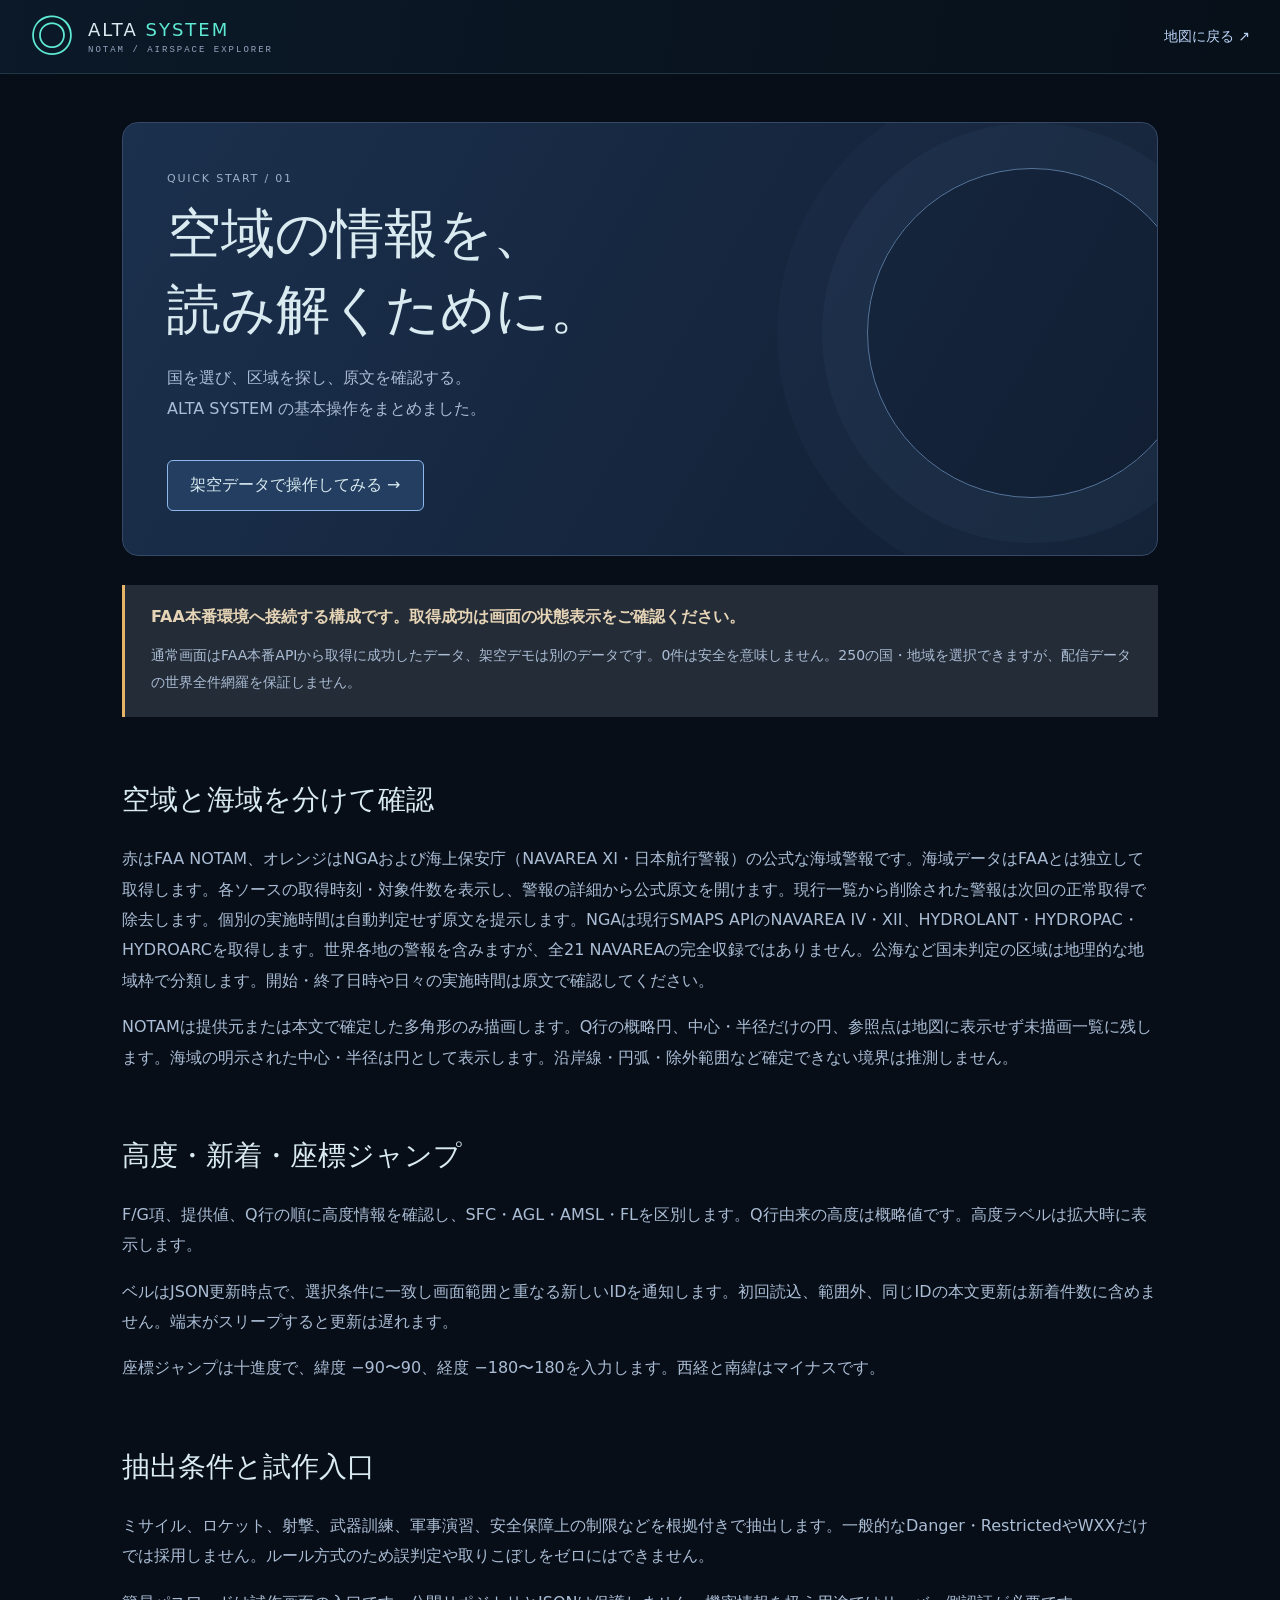
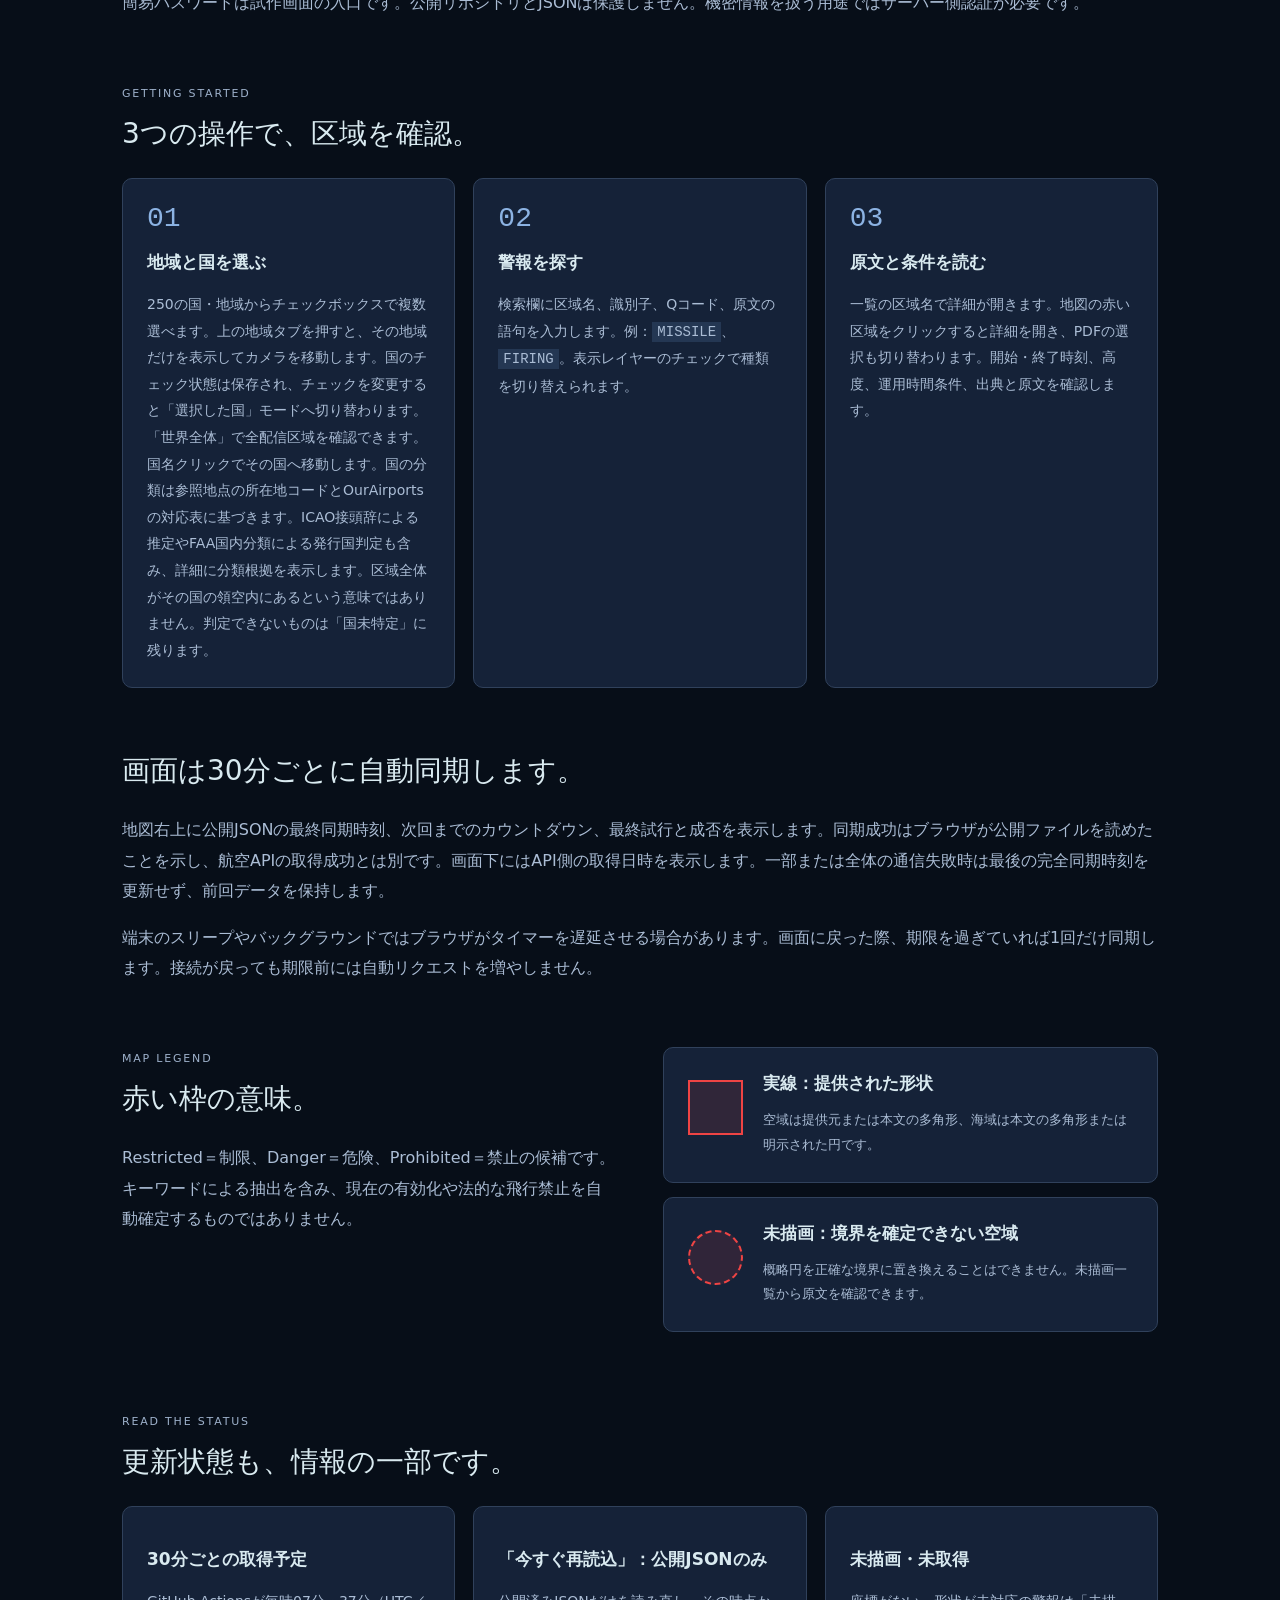
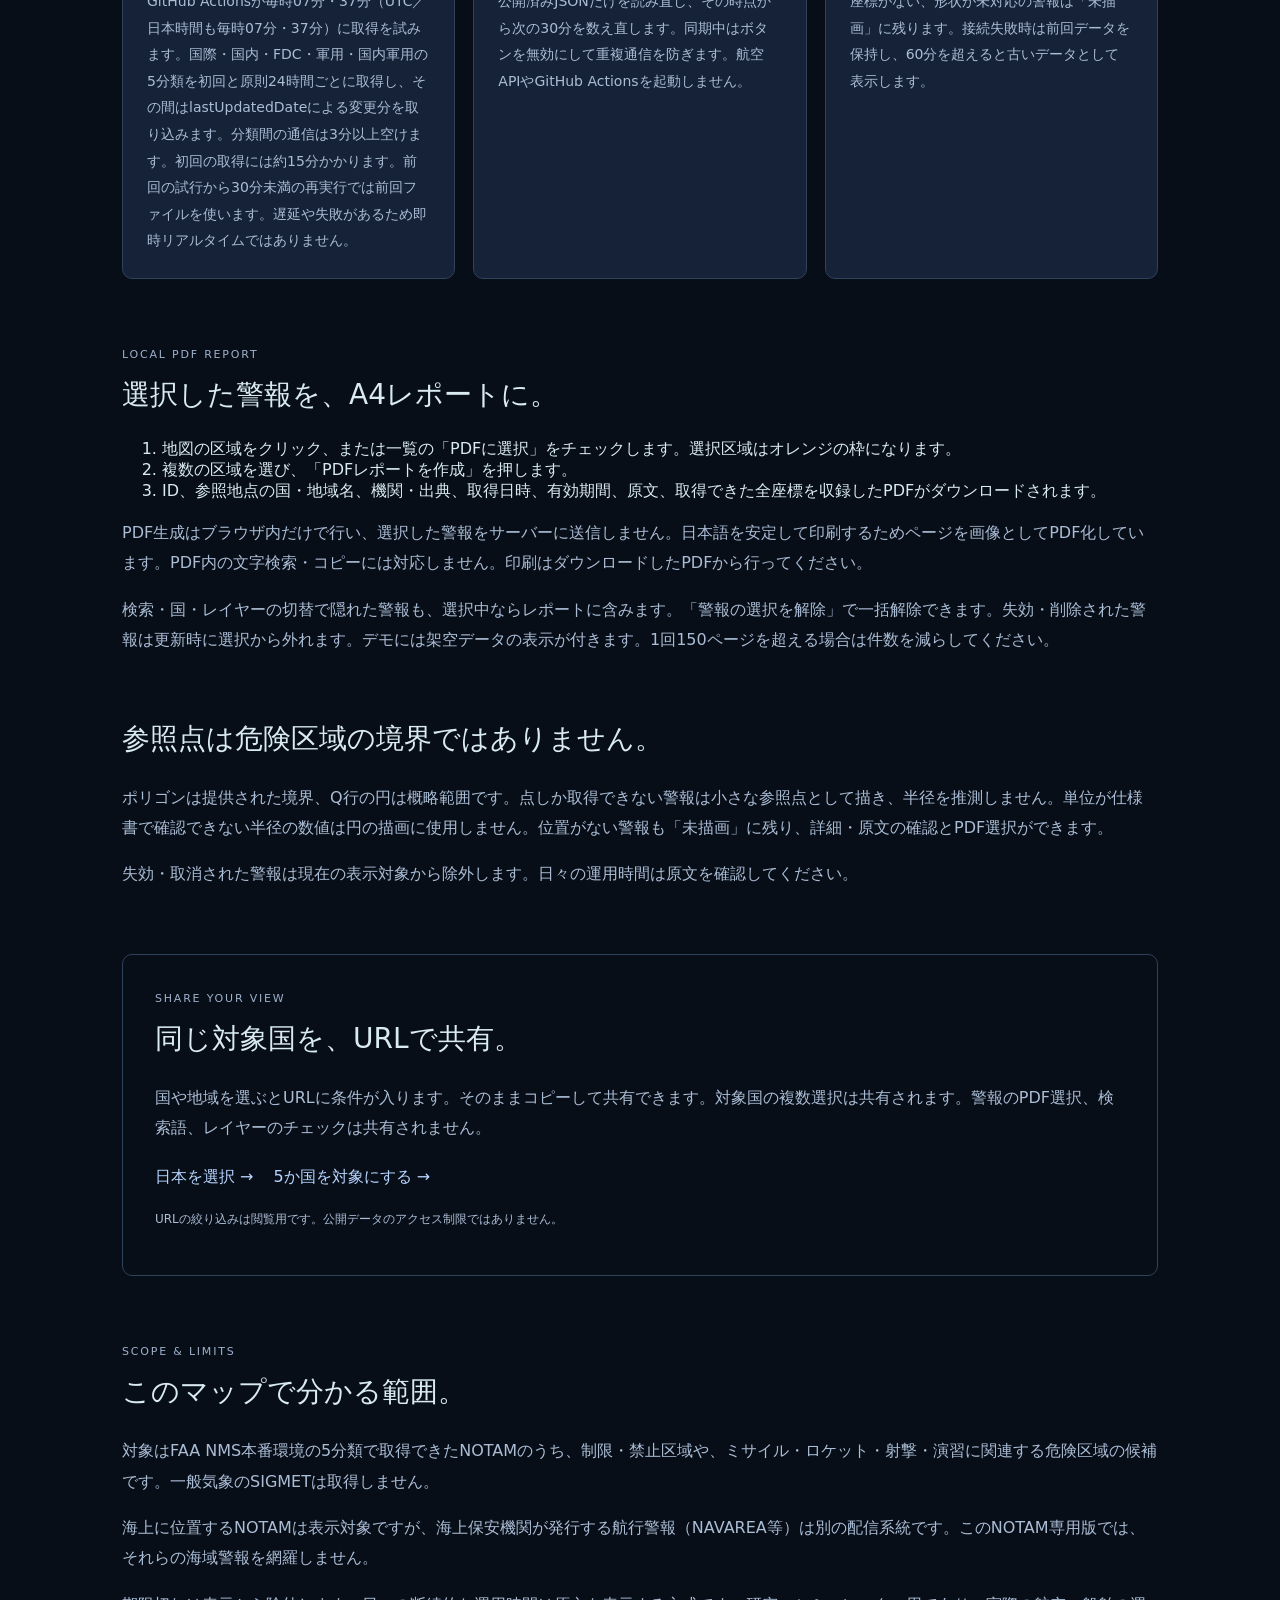
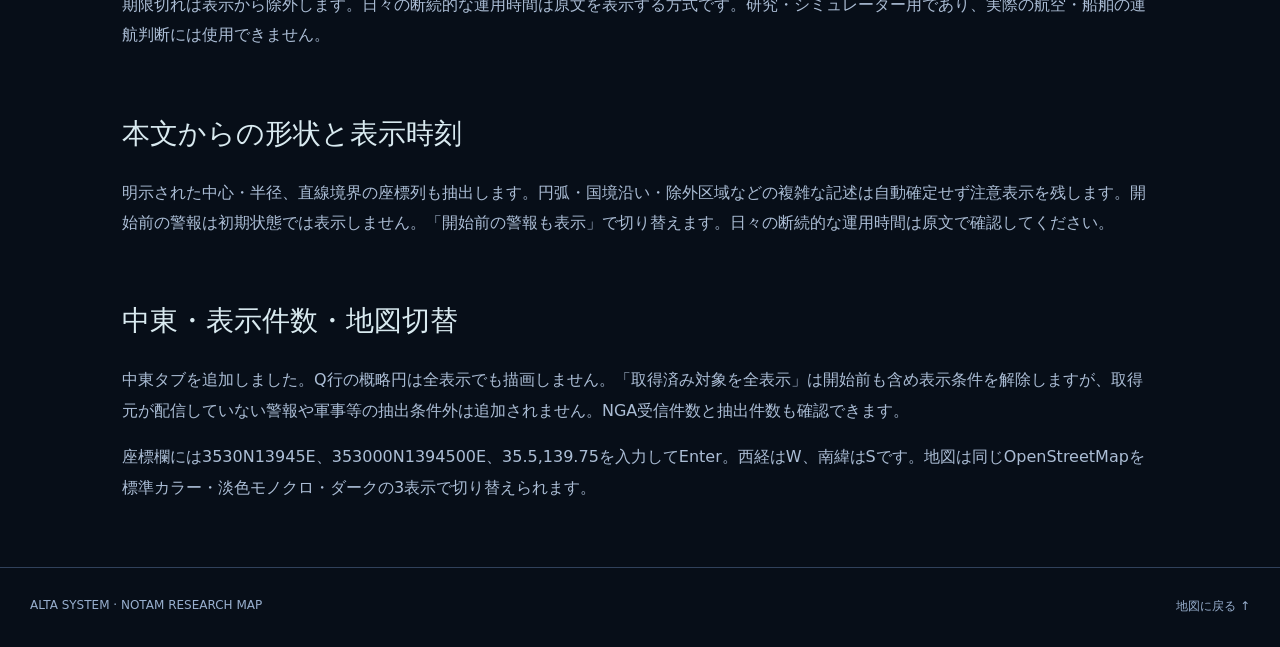
<file: web/help.html>
<!doctype html><html lang="ja"><head><meta charset="utf-8"><meta name="viewport" content="width=device-width,initial-scale=1"><title>使い方 | ALTA SYSTEM</title><link rel="icon" href="favicon.svg"><link rel="stylesheet" href="style.css"><link rel="stylesheet" href="help.css"></head><body class="help-page">
<header><a class="brand" href="./"><span class="brand-mark">◎</span><div>ALTA <b>SYSTEM</b><small>NOTAM / AIRSPACE EXPLORER</small></div></a><a class="back" href="./">地図に戻る ↗</a></header>
<main class="help-main"><section class="help-hero"><span class="eyebrow">QUICK START / 01</span><h1>空域の情報を、<br>読み解くために。</h1><p>国を選び、区域を探し、原文を確認する。<br>ALTA SYSTEM の基本操作をまとめました。</p><a class="help-cta" href="./?demo=1">架空データで操作してみる →</a><span class="hero-ring" aria-hidden="true"></span></section>
<div class="help-status"><b>FAA本番環境へ接続する構成です。取得成功は画面の状態表示をご確認ください。</b><p>通常画面はFAA本番APIから取得に成功したデータ、架空デモは別のデータです。0件は安全を意味しません。250の国・地域を選択できますが、配信データの世界全件網羅を保証しません。</p></div>
<section><h2>空域と海域を分けて確認</h2><p>赤はFAA NOTAM、オレンジはNGAおよび海上保安庁（NAVAREA XI・日本航行警報）の公式な海域警報です。海域データはFAAとは独立して取得します。各ソースの取得時刻・対象件数を表示し、警報の詳細から公式原文を開けます。現行一覧から削除された警報は次回の正常取得で除去します。個別の実施時間は自動判定せず原文を提示します。NGAは現行SMAPS APIのNAVAREA IV・XII、HYDROLANT・HYDROPAC・HYDROARCを取得します。世界各地の警報を含みますが、全21 NAVAREAの完全収録ではありません。公海など国未判定の区域は地理的な地域枠で分類します。開始・終了日時や日々の実施時間は原文で確認してください。</p><p>NOTAMは提供元または本文で確定した多角形のみ描画します。Q行の概略円、中心・半径だけの円、参照点は地図に表示せず未描画一覧に残します。海域の明示された中心・半径は円として表示します。沿岸線・円弧・除外範囲など確定できない境界は推測しません。</p></section><section><h2>高度・新着・座標ジャンプ</h2><p>F/G項、提供値、Q行の順に高度情報を確認し、SFC・AGL・AMSL・FLを区別します。Q行由来の高度は概略値です。高度ラベルは拡大時に表示します。</p><p>ベルはJSON更新時点で、選択条件に一致し画面範囲と重なる新しいIDを通知します。初回読込、範囲外、同じIDの本文更新は新着件数に含めません。端末がスリープすると更新は遅れます。</p><p>座標ジャンプは十進度で、緯度 −90〜90、経度 −180〜180を入力します。西経と南緯はマイナスです。</p></section><section><h2>抽出条件と試作入口</h2><p>ミサイル、ロケット、射撃、武器訓練、軍事演習、安全保障上の制限などを根拠付きで抽出します。一般的なDanger・RestrictedやWXXだけでは採用しません。ルール方式のため誤判定や取りこぼしをゼロにはできません。</p><p>簡易パスワードは試作画面の入口です。公開リポジトリとJSONは保護しません。機密情報を扱う用途ではサーバー側認証が必要です。</p></section><section><span class="eyebrow">GETTING STARTED</span><h2>3つの操作で、区域を確認。</h2><div class="help-grid"><article><span class="step">01</span><h3>地域と国を選ぶ</h3><p>250の国・地域からチェックボックスで複数選べます。上の地域タブを押すと、その地域だけを表示してカメラを移動します。国のチェック状態は保存され、チェックを変更すると「選択した国」モードへ切り替わります。「世界全体」で全配信区域を確認できます。国名クリックでその国へ移動します。国の分類は参照地点の所在地コードとOurAirportsの対応表に基づきます。ICAO接頭辞による推定やFAA国内分類による発行国判定も含み、詳細に分類根拠を表示します。区域全体がその国の領空内にあるという意味ではありません。判定できないものは「国未特定」に残ります。</p></article><article><span class="step">02</span><h3>警報を探す</h3><p>検索欄に区域名、識別子、Qコード、原文の語句を入力します。例：<code>MISSILE</code>、<code>FIRING</code>。表示レイヤーのチェックで種類を切り替えられます。</p></article><article><span class="step">03</span><h3>原文と条件を読む</h3><p>一覧の区域名で詳細が開きます。地図の赤い区域をクリックすると詳細を開き、PDFの選択も切り替わります。開始・終了時刻、高度、運用時間条件、出典と原文を確認します。</p></article></div></section>
<section><h2>画面は30分ごとに自動同期します。</h2><p>地図右上に公開JSONの最終同期時刻、次回までのカウントダウン、最終試行と成否を表示します。同期成功はブラウザが公開ファイルを読めたことを示し、航空APIの取得成功とは別です。画面下にはAPI側の取得日時を表示します。一部または全体の通信失敗時は最後の完全同期時刻を更新せず、前回データを保持します。</p><p>端末のスリープやバックグラウンドではブラウザがタイマーを遅延させる場合があります。画面に戻った際、期限を過ぎていれば1回だけ同期します。接続が戻っても期限前には自動リクエストを増やしません。</p></section><section class="help-split"><div><span class="eyebrow">MAP LEGEND</span><h2>赤い枠の意味。</h2><p>Restricted＝制限、Danger＝危険、Prohibited＝禁止の候補です。キーワードによる抽出を含み、現在の有効化や法的な飛行禁止を自動確定するものではありません。</p></div><div class="legend-cards"><article><span class="sample solid"></span><div><h3>実線：提供された形状</h3><p>空域は提供元または本文の多角形、海域は本文の多角形または明示された円です。</p></div></article><article><span class="sample dashed"></span><div><h3>未描画：境界を確定できない空域</h3><p>概略円を正確な境界に置き換えることはできません。未描画一覧から原文を確認できます。</p></div></article></div></section>
<section><span class="eyebrow">READ THE STATUS</span><h2>更新状態も、情報の一部です。</h2><div class="help-grid"><article><h3>30分ごとの取得予定</h3><p>GitHub Actionsが毎時07分・37分（UTC／日本時間も毎時07分・37分）に取得を試みます。国際・国内・FDC・軍用・国内軍用の5分類を初回と原則24時間ごとに取得し、その間はlastUpdatedDateによる変更分を取り込みます。分類間の通信は3分以上空けます。初回の取得には約15分かかります。前回の試行から30分未満の再実行では前回ファイルを使います。遅延や失敗があるため即時リアルタイムではありません。</p></article><article><h3>「今すぐ再読込」：公開JSONのみ</h3><p>公開済みJSONだけを読み直し、その時点から次の30分を数え直します。同期中はボタンを無効にして重複通信を防ぎます。航空APIやGitHub Actionsを起動しません。</p></article><article><h3>未描画・未取得</h3><p>座標がない、形状が未対応の警報は「未描画」に残ります。接続失敗時は前回データを保持し、60分を超えると古いデータとして表示します。</p></article></div></section>
<section><span class="eyebrow">LOCAL PDF REPORT</span><h2>選択した警報を、A4レポートに。</h2><ol><li>地図の区域をクリック、または一覧の「PDFに選択」をチェックします。選択区域はオレンジの枠になります。</li><li>複数の区域を選び、「PDFレポートを作成」を押します。</li><li>ID、参照地点の国・地域名、機関・出典、取得日時、有効期間、原文、取得できた全座標を収録したPDFがダウンロードされます。</li></ol><p>PDF生成はブラウザ内だけで行い、選択した警報をサーバーに送信しません。日本語を安定して印刷するためページを画像としてPDF化しています。PDF内の文字検索・コピーには対応しません。印刷はダウンロードしたPDFから行ってください。</p><p>検索・国・レイヤーの切替で隠れた警報も、選択中ならレポートに含みます。「警報の選択を解除」で一括解除できます。失効・削除された警報は更新時に選択から外れます。デモには架空データの表示が付きます。1回150ページを超える場合は件数を減らしてください。</p></section><section><h2>参照点は危険区域の境界ではありません。</h2><p>ポリゴンは提供された境界、Q行の円は概略範囲です。点しか取得できない警報は小さな参照点として描き、半径を推測しません。単位が仕様書で確認できない半径の数値は円の描画に使用しません。位置がない警報も「未描画」に残り、詳細・原文の確認とPDF選択ができます。</p><p>失効・取消された警報は現在の表示対象から除外します。日々の運用時間は原文を確認してください。</p></section><section class="help-share"><span class="eyebrow">SHARE YOUR VIEW</span><h2>同じ対象国を、URLで共有。</h2><p>国や地域を選ぶとURLに条件が入ります。そのままコピーして共有できます。対象国の複数選択は共有されます。警報のPDF選択、検索語、レイヤーのチェックは共有されません。</p><a href="./?country=JP">日本を選択 →</a> <a href="./?countries=JP,KR,US,GB,AU">5か国を対象にする →</a><p class="subtle">URLの絞り込みは閲覧用です。公開データのアクセス制限ではありません。</p></section>
<section><span class="eyebrow">SCOPE & LIMITS</span><h2>このマップで分かる範囲。</h2><p>対象はFAA NMS本番環境の5分類で取得できたNOTAMのうち、制限・禁止区域や、ミサイル・ロケット・射撃・演習に関連する危険区域の候補です。一般気象のSIGMETは取得しません。</p><p>海上に位置するNOTAMは表示対象ですが、海上保安機関が発行する航行警報（NAVAREA等）は別の配信系統です。このNOTAM専用版では、それらの海域警報を網羅しません。</p><p>期限切れは表示から除外します。日々の断続的な運用時間は原文を表示する方式です。研究・シミュレーター用であり、実際の航空・船舶の運航判断には使用できません。</p></section>
<section><h2>本文からの形状と表示時刻</h2><p>明示された中心・半径、直線境界の座標列も抽出します。円弧・国境沿い・除外区域などの複雑な記述は自動確定せず注意表示を残します。開始前の警報は初期状態では表示しません。「開始前の警報も表示」で切り替えます。日々の断続的な運用時間は原文で確認してください。</p></section><h2>中東・表示件数・地図切替</h2><p>中東タブを追加しました。Q行の概略円は全表示でも描画しません。「取得済み対象を全表示」は開始前も含め表示条件を解除しますが、取得元が配信していない警報や軍事等の抽出条件外は追加されません。NGA受信件数と抽出件数も確認できます。</p><p>座標欄には3530N13945E、353000N1394500E、35.5,139.75を入力してEnter。西経はW、南緯はSです。地図は同じOpenStreetMapを標準カラー・淡色モノクロ・ダークの3表示で切り替えられます。</p></main><div class="help-footer">ALTA SYSTEM · NOTAM RESEARCH MAP <a href="./">地図に戻る ↑</a></div></body></html>
</file>
<file: web/style.css>
:root{color-scheme:dark;--bg:#101b2c;--line:#2b3b53;--muted:#9caec6;--red:#ef4444}*{box-sizing:border-box}body{margin:0;background:var(--bg);color:#edf2fa;font:16px system-ui,-apple-system,sans-serif}button,input,select{font:inherit}button{cursor:pointer}a{color:inherit;text-decoration:none}button:focus-visible,a:focus-visible,input:focus-visible,select:focus-visible{outline:2px solid #9fc8ff;outline-offset:3px}header{height:84px;display:flex;align-items:center;justify-content:space-between;padding:0 30px;border-bottom:1px solid var(--line)}.brand{display:flex;align-items:center;gap:12px;letter-spacing:2px;font-size:20px}.brand-mark{font-size:44px;color:#a8c9f8;font-family:monospace}.brand b{font-weight:400;color:#b4c4dc}.brand small{display:block;font-size:10px;color:#94a6c0;letter-spacing:1.5px;margin-top:5px}.header-right{display:flex;align-items:center;gap:25px;font-size:14px}.badge{font-size:12px;letter-spacing:1px;color:#edc58d;border:1px solid #816843;border-radius:4px;padding:5px 9px}.region-tabs{display:flex;gap:8px;padding:0 24px;border-bottom:1px solid var(--line);overflow:auto;min-height:53px}.region-tabs button{border:0;border-bottom:2px solid transparent;background:none;color:#96a9c4;padding:15px 18px;font-size:14px;white-space:nowrap}.region-tabs button[aria-pressed=true]{color:white;border-color:#aacbfa}main{display:grid;grid-template-columns:330px minmax(0,1fr);height:calc(100dvh - 223px);min-height:620px}aside{display:flex;flex-direction:column;border-right:1px solid var(--line);overflow:auto;background:#142034}.intro{padding:25px}.eyebrow{font-size:11px;letter-spacing:1.8px;color:#9eb1cb}h1{font-size:25px;font-weight:500;margin:10px 0}p{line-height:1.6}.intro p{font-size:13px;color:var(--muted);margin:0}.filters{padding:20px 25px;border-block:1px solid var(--line)}.label{font-size:13px;display:block;margin-bottom:8px;color:#aebed3}select,input[type=search]{width:100%;border:1px solid #3d4e69;background:#1c2d47;color:#e4edfb;padding:10px 11px;border-radius:5px;margin-bottom:17px;font-size:14px}input::placeholder{color:#9caec6}.filter-title{font-size:13px;margin:1px 0 16px;color:#aebed3}.toggle{display:flex;align-items:center;justify-content:space-between;margin:13px 0;font-size:14px}.toggle>span{display:flex;align-items:center;gap:9px}.toggle small{font-size:12px;color:var(--muted)}input[type=checkbox]{accent-color:#a7cafa;width:17px;height:17px;cursor:pointer}.swatch{display:block;width:10px;height:10px;border:2px solid #f06767}.envelope{border-top:1px solid var(--line);padding-top:14px;font-size:12px;color:var(--muted);margin-bottom:0}.results{padding:24px 20px;flex:1}h2{font-size:14px;font-weight:500;display:flex;justify-content:space-between;margin:0 5px 16px}#count{color:#b7c8df;font-family:monospace}.area{display:block;width:100%;text-align:left;border:1px solid #3a4d69;background:transparent;border-radius:5px;padding:14px 15px;margin-bottom:9px;color:#e7eef9}.area:hover{background:#233955;border-color:#8da6c9}.area-type{font-size:11px;color:#f49b9b;letter-spacing:1px}.area strong{font-size:14px;display:block;margin:9px 0;font-weight:500}.area small{font:12px monospace;color:#a3b5ce}.unplotted{padding:18px 25px;border-top:1px solid var(--line);font-size:13px;color:#b4c3d8}.unplotted summary{cursor:pointer}.unplotted p{font-size:12px;overflow-wrap:anywhere}.map-shell{position:relative;background:#cbd6d9;overflow:hidden}#map{position:absolute;inset:0;z-index:0}.map-title{position:absolute;z-index:500;top:25px;left:25px;background:#14233dec;border:1px solid #526782;padding:13px 18px;border-radius:5px;pointer-events:none;box-shadow:0 4px 18px #0002}.map-title strong{display:block;font-size:16px;font-weight:500;margin-top:6px}.notice{position:absolute;left:25px;bottom:76px;z-index:500;background:#14233deb;border:1px solid #617087;color:#f0d2a6;font-size:12px;padding:10px 14px;border-radius:5px;max-width:calc(100% - 85px);line-height:1.6}.notice.warning{border-color:#ff9a8d;color:#ffd4cf}.map-legend{position:absolute;bottom:24px;left:25px;z-index:500;display:flex;gap:15px;background:#14233deb;padding:10px 13px;border:1px solid #617087;border-radius:5px;font-size:12px}.map-legend span{display:flex;align-items:center;gap:7px}.map-legend i{width:13px;height:10px;border:2px solid #ef4444;background:#ef444422}.map-legend .dashed{border-style:dashed}.map-fit{position:absolute;top:25px;right:25px;z-index:500;background:#14233deb;border:1px solid #617087;color:white;border-radius:5px;padding:11px 14px;font-size:13px}footer{min-height:52px;display:flex;align-items:center;justify-content:space-between;gap:16px;border-top:1px solid var(--line);padding:10px 25px;font-size:12px;color:var(--muted)}footer>div{display:flex;align-items:center;gap:14px;flex-wrap:wrap}footer strong{font:14px monospace;color:white}footer button{border:1px solid #42546e;background:#1c2b43;border-radius:4px;padding:8px 13px;color:white;font-size:13px;white-space:nowrap}footer button:disabled{opacity:.6}.disclaimer{font-size:11px;padding:8px 25px;background:#0c1524;color:#91a5c2}.empty{font-size:14px;color:#a9bad2}.leaflet-popup-content-wrapper,.leaflet-popup-tip{background:#172841;color:#edf2fa}.popup h3{font-size:17px}.popup small{color:#fa9191}.popup p{font-size:13px}.popup dl{display:grid;grid-template-columns:64px 1fr;gap:9px;font-size:12px}.popup dt{color:#b2c2d9}.popup dd{margin:0;overflow-wrap:anywhere}.leaflet-container{font-family:inherit}.leaflet-control-attribution{color:#263549;background:#fff!important}.leaflet-control-attribution a{color:#17608d}.leaflet-bar a{background:#14233d!important;color:white!important}.leaflet-popup-close-button{color:white!important}.guide{max-width:850px;margin:50px auto;padding:0 24px;line-height:1.8}.guide h2{font-size:21px;margin:30px 0 10px}.guide code{background:#223550;padding:3px 6px}.guide pre{background:#091321;padding:20px;overflow:auto}.guide a{color:#b0d4ff;text-decoration:underline}.guide li{margin:9px 0}@media(max-width:800px){header{padding:0 15px;height:76px}.brand{font-size:15px;letter-spacing:1px}.brand small{font-size:8px;letter-spacing:.6px}.brand-mark{font-size:34px}.header-right{gap:10px;font-size:12px}.badge{font-size:10px;padding:4px}.region-tabs{padding:0 7px}.region-tabs button{padding:13px;font-size:13px}main{display:flex;flex-direction:column;height:auto;min-height:0}.map-shell{order:-1;height:60dvh;min-height:430px}.map-title{left:15px;top:15px;padding:10px 12px}.map-fit{top:15px;right:15px;font-size:11px;padding:10px}.map-title .eyebrow{font-size:9px}.map-title strong{font-size:14px}aside{overflow:visible}.results #areas{display:grid;grid-template-columns:1fr 1fr;gap:10px}.area{margin:0}.intro{padding:23px}.filters{padding:20px 25px}.map-legend{left:15px;bottom:24px;gap:10px;font-size:10px}.notice{left:15px;font-size:11px}footer{padding:13px 15px;align-items:flex-start}.disclaimer{line-height:1.7;padding:10px 15px}}

#country-list{max-height:280px;overflow:auto;margin:10px 0;border-block:1px solid #35465d}.country-region h3{font-size:12px;color:#91aacc;position:sticky;top:0;background:#142034;padding:9px 0;margin:0}.country-row{display:grid;grid-template-columns:20px 1fr;gap:3px 7px;padding:7px 0}.country-row button{border:0;background:none;text-align:left;color:#e2ecfa;font-size:13px;padding:0}.country-row small{grid-column:2;color:#93a5bf;font-size:10px}.country-row input,.report-check input{accent-color:#f59e0b;width:17px;height:17px}.country-actions{display:flex;gap:8px;margin:8px 0}.country-actions button,#pdf-clear{border:1px solid #3e526f;border-radius:4px;background:#20324c;color:#c4d4e9;padding:7px;font-size:11px}.country-hint,#country-count{font-size:11px;color:#9fb0c9}.pdf-tools{padding:18px 25px;border-bottom:1px solid #35465d}.pdf-tools strong{font-size:14px}.pdf-tools p{font-size:11px;color:#acbdd4}#pdf-button{width:100%;padding:12px;background:#a84227;color:white;border:1px solid #e48156;border-radius:5px;font-size:13px;margin-bottom:9px}#pdf-button:disabled{opacity:.45;cursor:not-allowed}.area-detail{width:100%;background:none;color:inherit;border:0;text-align:left;padding:0}.area-detail strong,.area-detail small{display:block}.report-check{display:flex;align-items:center;gap:8px;font-size:12px;color:#e7c697;margin-top:12px}.data-credit{font-size:10px;padding:8px 25px;color:#8c9eb6}.data-credit a{text-decoration:underline}

.pdf-save{display:inline-block;color:#bbd8ff;text-decoration:underline;padding:8px}

.sync-panel{position:absolute;right:16px;top:88px;z-index:500;background:rgba(12,22,39,.95);border:1px solid #34465c;border-radius:10px;padding:12px 16px;color:#e2e8f0;font-size:12px;line-height:1.8;box-shadow:0 6px 24px #0004;pointer-events:none}.sync-panel strong{display:block;font-size:11px;color:#94a3b8;letter-spacing:.06em}.sync-panel time,.sync-panel #sync-countdown{font-variant-numeric:tabular-nums;color:#fff}.sync-panel small{color:#94a3b8}.sync-panel #sync-result{color:#6ee7b7}.sync-panel[data-state="error"] #sync-result,.sync-panel[data-state="partial"] #sync-result{color:#fbbf24}@media(max-width:650px){.sync-panel{top:80px;right:10px;padding:8px 10px;font-size:11px}}

.feed-summary{margin:0;padding:12px 24px;color:#9bafc5;font-size:11px;line-height:1.8;border-bottom:1px solid #27364b}.unplotted-item{padding:10px;border-bottom:1px solid #27364b}.unplotted-item summary{cursor:pointer}.unplotted-item .popup{color:#d4dce6}.map-legend{flex-wrap:wrap;max-width:65%}
/* ALTA monitor v3: restrained cyan instruments, source-colored boundaries. */
:root{--bg:#070e18;--line:#203745;--muted:#91a8b6}body{background:#070e18;color:#d9eaf0}header{height:74px;background:linear-gradient(100deg,#0b1928,#071019)}.brand-mark,.brand b{color:#5eead4}.brand{font-size:18px}.brand small{font:9px monospace;letter-spacing:2px}.badge{color:#5eead4;border-color:#28584f;background:#122e28}.region-tabs{min-height:48px;background:#0b1520;padding-left:16px}.region-tabs button{padding:12px 16px;font-size:13px}.region-tabs button[aria-pressed=true]{color:#74fce3;border-color:#5eead4;background:#102a2e}.region-tabs button[data-region=custom]{margin-left:auto}.region-tabs button[data-region=all]{font-size:11px}main{grid-template-columns:310px minmax(0,1fr);height:calc(100dvh - 205px);min-height:600px}aside{background:#0d1925}.search-dock{position:sticky;top:0;z-index:3;background:#0c1927;padding:18px 20px 0;border-bottom:1px solid var(--line)}.search-dock label{font:10px monospace;letter-spacing:2px;color:#5eead4;display:block;margin-bottom:8px}.intro{padding:18px 22px 8px}.intro h1{font-size:21px}.intro p{font-size:11px}.feed-summary{font-size:11px}.filters{padding:18px 20px}.country-region h3{color:#6bd9d1;font-size:11px;letter-spacing:1px}input[type=checkbox]{accent-color:#5eead4}.country-row{font-size:12px}.map-shell{background:#07121d}#map{background:#0c1921}.leaflet-tile-pane{filter:invert(.9) hue-rotate(175deg) saturate(.5) brightness(.75)}.map-title,.sync-panel,.map-fit,.map-legend,.notice{background:rgba(7,19,31,.94);border:1px solid #2d4b58;box-shadow:0 8px 30px #0004}.map-title{top:18px;left:18px;padding:14px 18px;max-width:260px}.map-title strong{font-size:15px}.map-title .eyebrow{font:9px monospace;color:#5eead4}.sync-panel{top:76px;right:18px;font-size:11px}.map-fit{top:18px;right:18px}.map-legend{font-size:10px;gap:12px;left:18px;bottom:17px}.notice{bottom:67px;left:18px;font-size:11px;max-width:70%}.swatch.sea,.map-legend .sea{border-color:#ffad42}.area{padding:11px;border-color:#294353;background:#111f2c}.area:hover{background:#19313e;border-color:#5eead4}.area-type{color:#9ab4c1;font:10px monospace}.area strong{font-size:12px}.area small{font-size:10px}.micro{font-size:10px;color:#91a8b6;line-height:1.6}.header-right{gap:16px}#bell{background:#122635;border:1px solid #315060;color:#d5eaf1;padding:8px 11px;border-radius:8px}#bell.has-new{border-color:#5eead4;box-shadow:0 0 15px #5eead44d;color:#5eead4}#bell-count{font:12px monospace;min-width:16px;display:inline-block}.notifications{position:absolute;z-index:1100;top:18px;right:18px;width:320px;max-height:70%;overflow:auto;padding:18px;background:#0a1929;border:1px solid #5eead4;border-radius:10px;box-shadow:0 12px 45px #0008}.notifications p{font-size:11px;color:#9db1be}.notifications button{display:block;width:100%;padding:12px;text-align:left;color:#d9eaf0;background:#142b3b;border:1px solid #2c4858;border-radius:5px;margin-top:8px;font-size:12px}.jump-form{position:absolute;z-index:800;left:18px;top:105px;width:258px;background:#0a1828ed;border:1px solid #2c4a58;border-radius:8px;padding:12px;display:grid;grid-template-columns:1fr 1fr 46px;gap:8px}.jump-form strong{grid-column:1/-1;font:9px monospace;letter-spacing:2px;color:#6bd9d1}.jump-form label{font-size:10px;color:#9fb5c3}.jump-form input{width:100%;background:#142b3d;border:1px solid #345361;border-radius:4px;color:white;font:12px monospace;padding:7px 4px;margin-top:4px}.jump-form button{align-self:end;padding:8px 2px;background:#1b4b4a;border:1px solid #34736b;color:#83efde;border-radius:4px;font-size:11px}.jump-form small{grid-column:1/-1;font-size:10px}.altitude-label{background:#071927e8!important;border:1px solid #3f6e7b!important;color:#d3f6f1!important;box-shadow:none!important;font:10px monospace!important;padding:3px 5px!important}.altitude-label:before{display:none}.access-panel{position:fixed;inset:0;z-index:10000;display:grid;place-items:center;background:radial-gradient(ellipse at 50% 40%,#153348,#050d16 65%)}[hidden]{display:none!important}.access-panel form{width:min(430px,90vw);padding:34px;border:1px solid #326273;border-radius:14px;background:#0a1a2ae6;box-shadow:0 0 90px #35d7c418}.access-panel h1{font:24px monospace;letter-spacing:3px;color:#8bf5e6}.access-panel p,.access-panel label{font-size:13px}.access-panel input{display:block;width:100%;padding:12px;background:#142b3b;border:1px solid #436579;color:white;margin:10px 0 18px;border-radius:5px}.access-panel button{width:100%;padding:13px;background:#235d57;color:white;border:1px solid #63c3b3;border-radius:5px}.access-panel small{font-size:10px;color:#8ca5b2}footer{background:#081520;border-top:1px solid #294552}.disclaimer{font-size:10px}.leaflet-popup-content-wrapper,.leaflet-popup-tip{background:#102638;color:#d8e8ee}.popup dt{color:#87bcc8}.popup dd{color:#e5f4f6}@media(max-width:850px){.header-right .micro{display:none}.header-right{gap:8px}main{grid-template-columns:265px minmax(0,1fr)}.jump-form{top:100px;width:215px}.sync-panel{top:auto;bottom:105px;right:12px;font-size:10px;max-width:190px}.map-title{max-width:200px}.map-legend{flex-wrap:wrap;max-width:90%}}@media(max-width:650px){header{padding:0 14px}.brand small{font-size:7px}.brand{font-size:14px}.header-right #mode{display:none}main{display:flex;flex-direction:column-reverse;height:auto;min-height:0}.map-shell{height:65dvh;min-height:480px}aside{max-height:none;border-right:0}.region-tabs button{padding:12px;font-size:12px}.map-title{padding:10px}.jump-form{top:91px;width:208px}.notifications{width:85%}.sync-panel{bottom:105px}.map-legend{bottom:12px}.notice{bottom:72px}.search-dock{position:static}.intro{display:none}#country-list{max-height:240px}.header-right a{font-size:11px}}@media(prefers-reduced-motion:reduce){*{scroll-behavior:auto!important;animation:none!important;transition:none!important}}

/* v5: compact navigation and readable map styles. */
#map .leaflet-tile-pane{filter:none}
#map[data-style="light"] .leaflet-tile-pane{filter:grayscale(1) brightness(1.12) contrast(.8)}
#map[data-style="dark"] .leaflet-tile-pane{filter:invert(1) hue-rotate(180deg) saturate(.4) brightness(.95)}
.region-tabs{min-height:38px;gap:2px}.region-tabs button{padding:9px 11px;font-size:12px}
.jump-form{top:90px;left:18px;width:218px;padding:6px;display:grid;grid-template-columns:1fr 30px;gap:4px}
.jump-form input{margin:0;padding:7px;font-size:12px;min-width:0}.jump-form button{padding:7px;font-size:14px}.jump-form small:empty{display:none}
.map-style-control{position:absolute;z-index:700;left:18px;top:153px;display:flex;align-items:center;gap:7px;padding:5px 7px;background:#0a1828ed;border:1px solid #345361;border-radius:5px;font-size:11px}
.map-style-control select{width:125px;margin:0;padding:5px;font-size:11px}.show-all-hazards{margin:10px 18px;padding:10px;border:1px solid #34736b;border-radius:5px;background:#173c3b;color:#b6f9ee;font-size:11px}
@media(max-width:650px){.jump-form{width:195px;top:84px}.map-style-control{top:146px}.region-tabs button{padding:8px 10px}}

.source-link{display:inline-block;color:#ffbd6d;text-decoration:underline;padding:8px 0}
</file>
<file: web/help.css>
.help-main{display:block;height:auto;min-height:0;max-width:1100px;margin:auto;padding:48px 32px}.help-main section{margin-bottom:64px}.help-hero{position:relative;overflow:hidden;padding:44px;background:linear-gradient(120deg,#1b304d,#111e32);border:1px solid #354966;border-radius:16px}.help-hero h1{font-size:clamp(32px,5vw,54px);font-weight:500;line-height:1.4;position:relative;z-index:1}.help-hero p{color:#b5c6dd;position:relative;z-index:1}.help-cta{display:inline-block;margin-top:20px;padding:14px 22px;border:1px solid #8eb7ec;border-radius:6px;background:#233e60;position:relative;z-index:1}.hero-ring{width:330px;height:330px;border:1px solid #56759b;border-radius:50%;position:absolute;right:-40px;top:45px;box-shadow:0 0 0 45px #47678918,0 0 0 90px #47678912}.help-status{margin:-35px 0 64px;padding:22px 26px;border-left:3px solid #e6b466;background:#242c37;color:#e6d4b6}.help-status p{margin-bottom:0;font-size:14px}.help-main h2{font-size:28px;font-weight:500;margin:14px 0 25px}.help-main h3{font-size:17px;font-weight:600}.help-main p{color:#abbdd5;line-height:1.9}.help-grid{display:grid;grid-template-columns:repeat(3,1fr);gap:18px}.help-grid article,.legend-cards article{padding:24px;border:1px solid #30415b;border-radius:10px;background:#152238}.help-grid p{font-size:14px;margin-bottom:0}.step{font:28px monospace;color:#8cb3e3}.help-split{display:grid;grid-template-columns:1fr 1fr;gap:45px}.legend-cards article{display:flex;gap:20px;margin-bottom:14px}.legend-cards h3{margin:0}.legend-cards p{font-size:13px;margin-bottom:0}.sample{flex:0 0 55px;height:55px;border:2px solid #ef4444;background:#ef444420;margin-top:8px}.sample.dashed{border-style:dashed;border-radius:50%}.help-share{padding:32px;border:1px solid #30415b;border-radius:10px}.help-share a{display:inline-block;margin:8px 15px 8px 0;color:#b7d5ff}.help-main code{background:#243753;padding:2px 5px}.subtle{font-size:12px}.help-footer{padding:30px;border-top:1px solid #30415b;color:#98afce;font-size:12px;display:flex;justify-content:space-between}.back{font-size:14px;color:#bbd5f9}@media(max-width:720px){.help-main{padding:24px 18px}.help-hero{padding:28px}.help-grid,.help-split{grid-template-columns:1fr}.help-main section{margin-bottom:42px}.help-status{margin-top:-18px;margin-bottom:42px}.hero-ring{right:-230px}.help-footer{gap:20px}}
</file>
